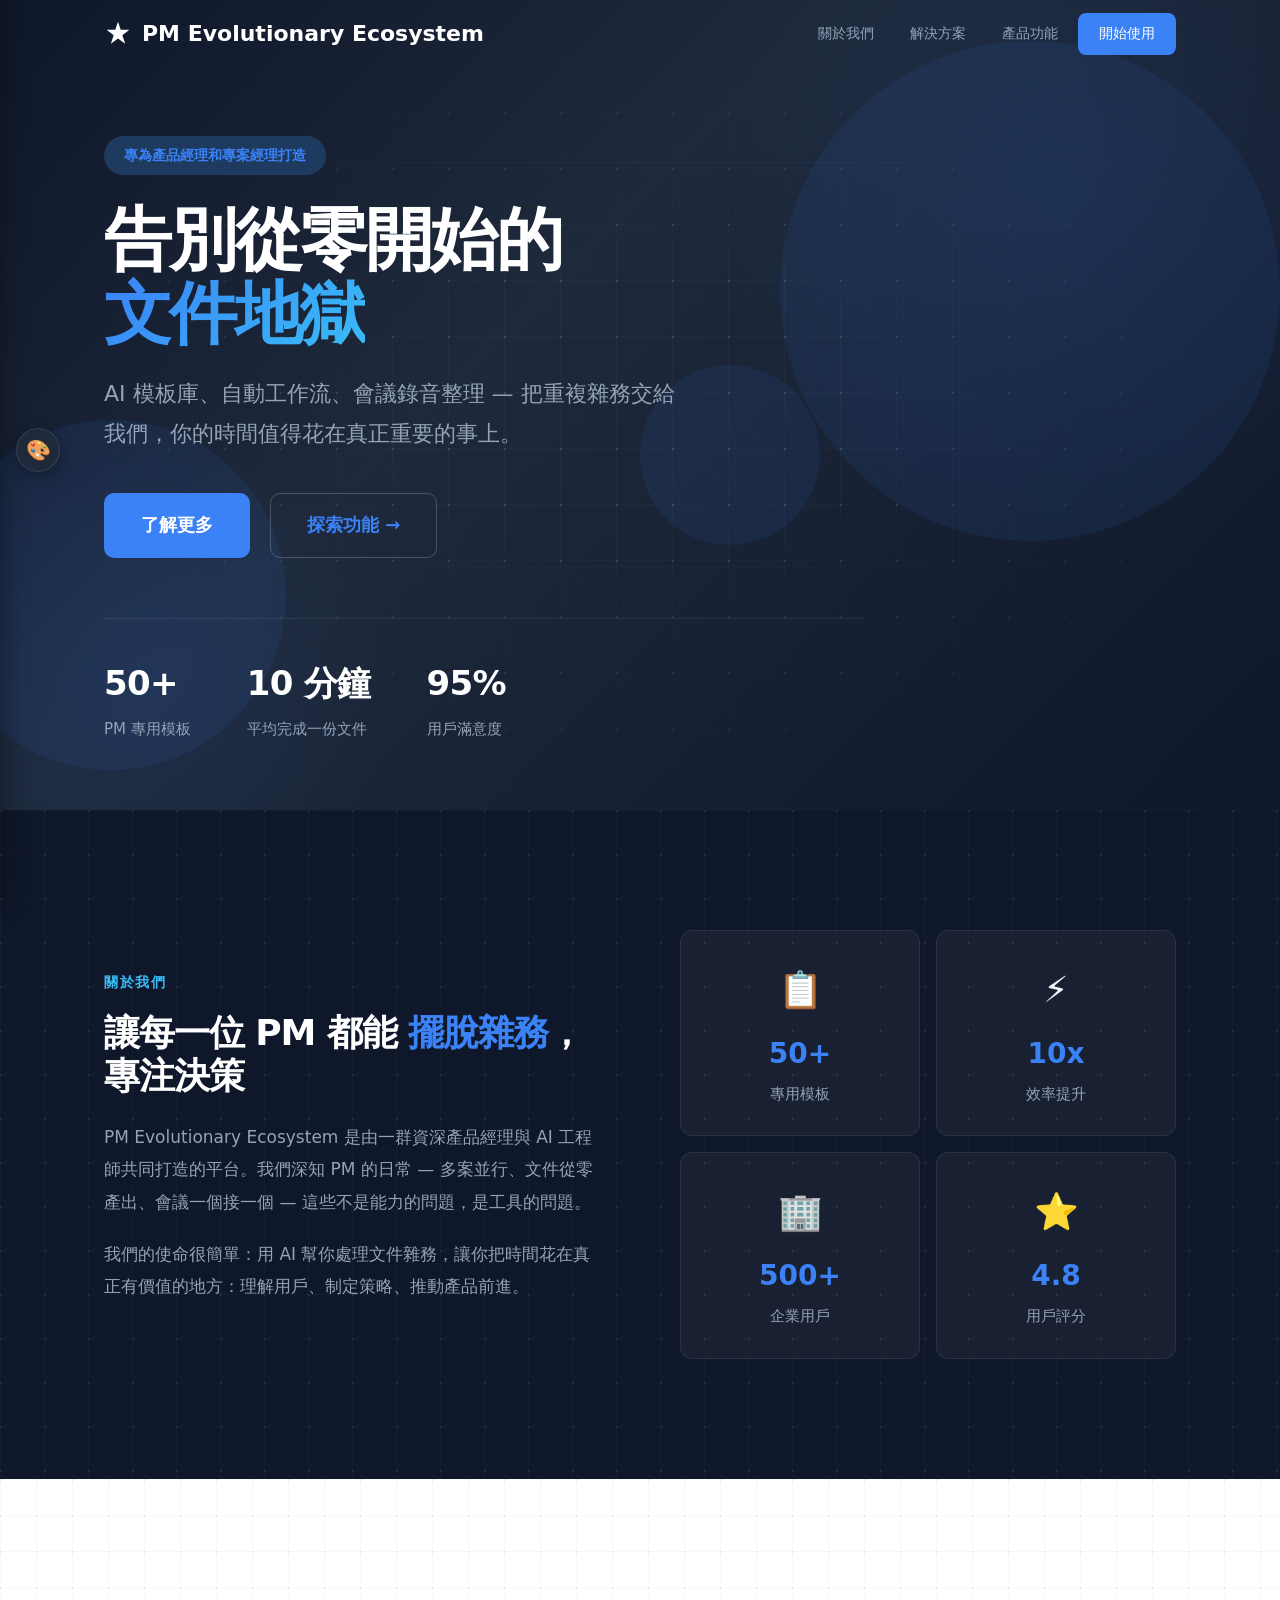
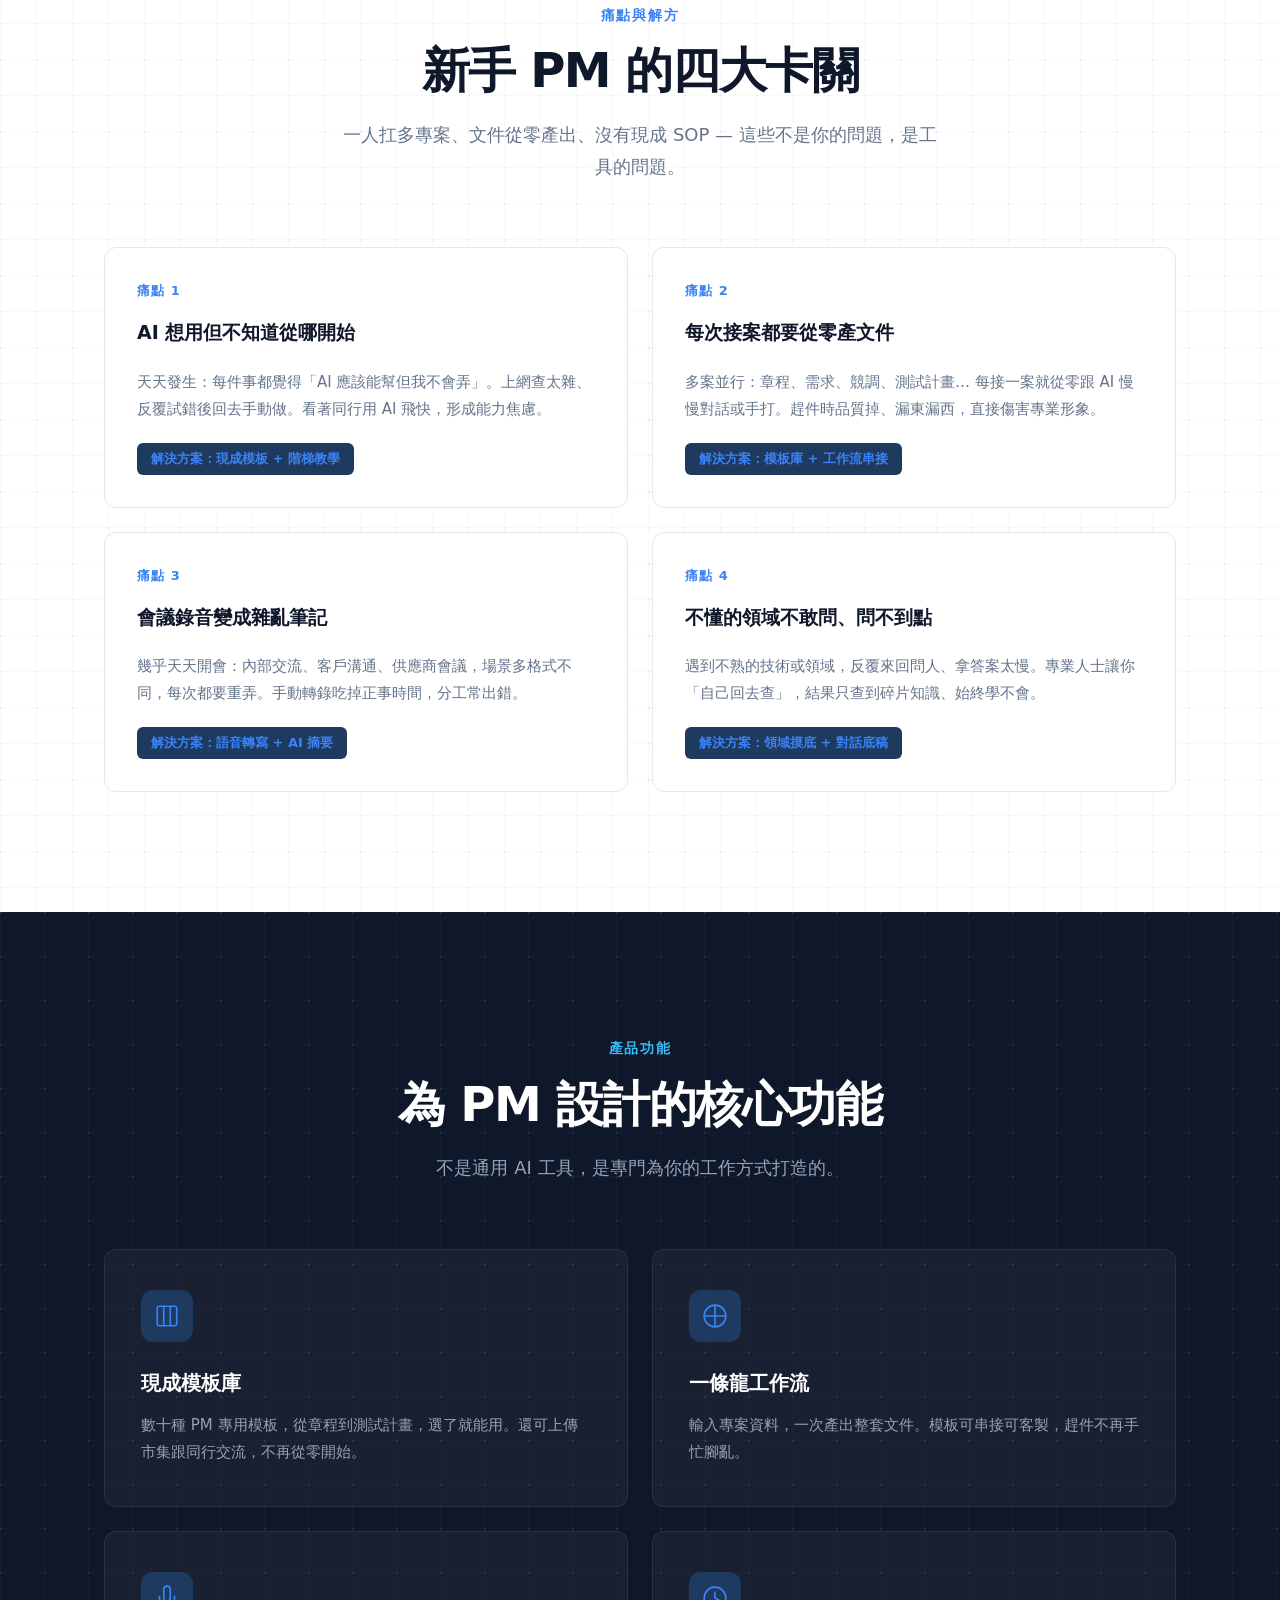
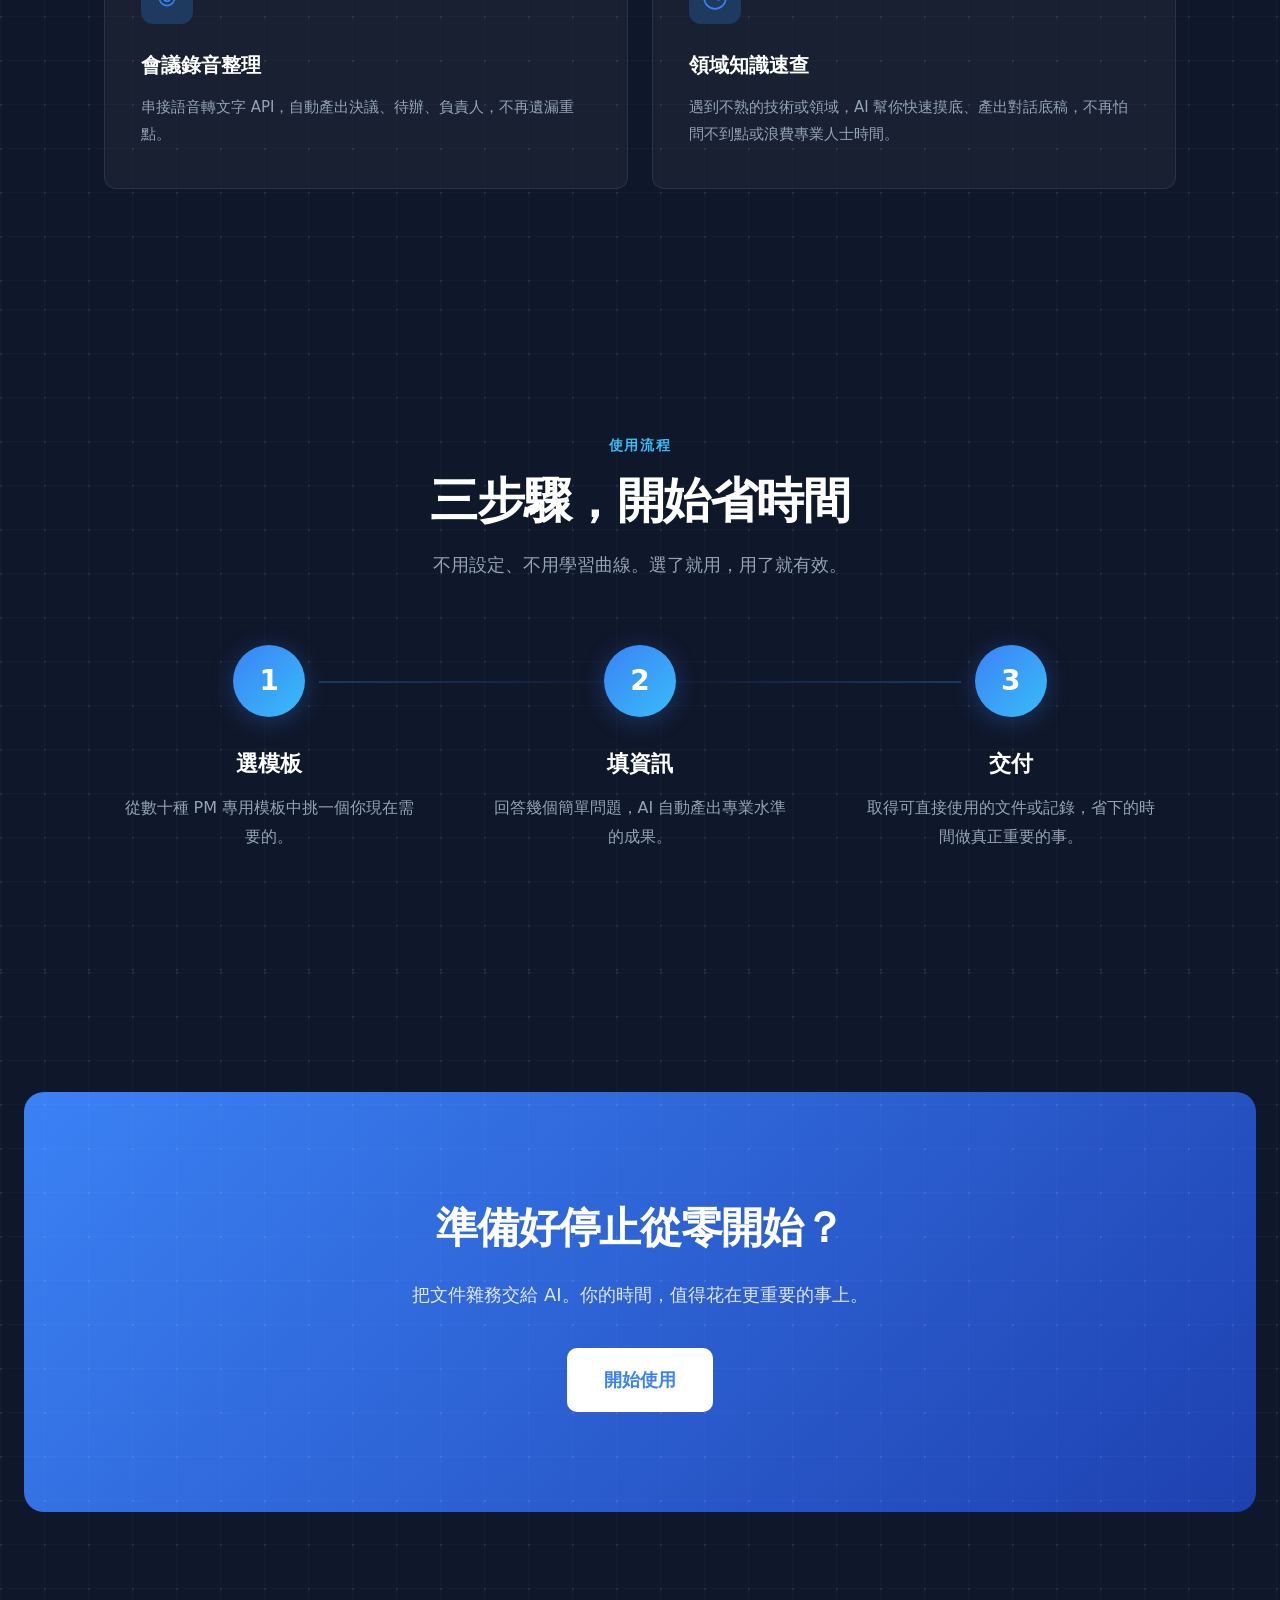
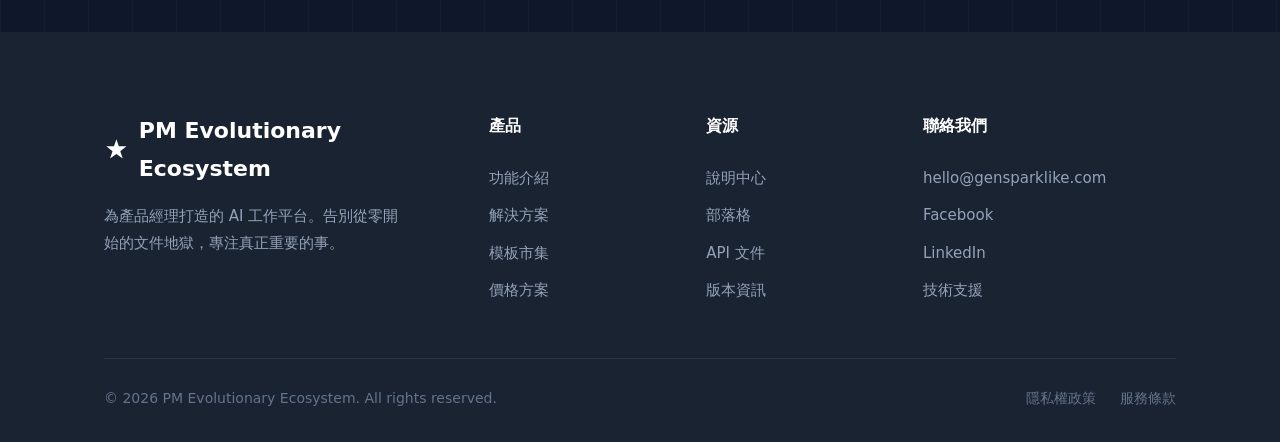
<file: index.html>
<!DOCTYPE html>
<html lang="zh-TW">
<head>
<meta charset="UTF-8" />
<meta name="viewport" content="width=device-width, initial-scale=1.0" />
<title>PM Evolutionary Ecosystem — AI 產品經理工作平台</title>
<meta name="description" content="為產品經理打造的 AI 工作平台：模板庫、自動工作流、會議錄音整理，告別從零開始的文件地獄。" />
<style>
:root {
  --primary: #1a56db;
  --primary-light: #2563eb;
  --primary-lighter: #dbeafe;
  --accent: #0ea5e9;
  --dark: #0f172a;
  --text: #f1f5f9;
  --text-secondary: #94a3b8;
  --text-light: #64748b;
  --bg: #0f172a;
  --bg-section: #1e293b;
  --bg-light: #ffffff;
  --border: rgba(255,255,255,0.08);
  --border-light: rgba(255,255,255,0.04);
  --hero-bg: linear-gradient(135deg,#0f172a 0%,#1e293b 40%,#0f172a 100%);
  --hero-shape: rgba(37,99,235,0.08);
  --cta-to: #1e40af;
  --radius: 12px;
  --radius-sm: 8px;
  --font-sans: system-ui, -apple-system, 'Segoe UI', Roboto, 'Noto Sans TC', sans-serif;
  --max-w: 1120px;
  --ease: cubic-bezier(0.16, 1, 0.3, 1);
  --shadow-sm: 0 1px 2px rgba(0,0,0,0.05);
  --shadow-md: 0 4px 6px -1px rgba(0,0,0,0.06), 0 2px 4px -2px rgba(0,0,0,0.05);
  --shadow-lg: 0 10px 15px -3px rgba(0,0,0,0.08), 0 4px 6px -4px rgba(0,0,0,0.04);
  --shadow-xl: 0 20px 25px -5px rgba(0,0,0,0.08), 0 8px 10px -6px rgba(0,0,0,0.04);
}

*{margin:0;padding:0;box-sizing:border-box}
html{scroll-behavior:smooth;-webkit-font-smoothing:antialiased}
body{font-family:var(--font-sans);font-size:18px;line-height:1.7;color:var(--text);background:var(--bg);overflow-x:hidden}
a{color:inherit;text-decoration:none}
img{max-width:100%;height:auto}

.container{width:100%;max-width:var(--max-w);margin:0 auto;padding:0 24px}

/* ── Header ── */
.header{
  position:fixed;top:0;left:0;right:0;z-index:100;height:68px;
  transition:all .25s var(--ease)
}
.header.scrolled{
  background:rgba(15,23,42,0.85);backdrop-filter:blur(16px);
  -webkit-backdrop-filter:blur(16px);
  box-shadow:0 1px 0 var(--border)
}
.header .container{display:flex;align-items:center;justify-content:space-between;height:100%}
.logo{display:flex;align-items:center;gap:10px;font-size:22px;font-weight:700;color:#fff}
.logo svg{width:28px;height:28px}
.nav{display:flex;align-items:center;gap:4px}
.nav a{
  padding:8px 16px;font-size:14px;font-weight:500;color:var(--text-secondary);
  border-radius:var(--radius-sm);transition:all .15s
}
.nav a:hover{color:var(--text);background:var(--bg-section)}
.nav .btn-primary{padding:8px 20px;color:#fff!important}
.nav .btn-primary:hover{background:var(--primary-light)!important;color:#fff!important}

/* ── Buttons ── */
.btn{
  display:inline-flex;align-items:center;justify-content:center;gap:10px;
  padding:12px 28px;font-family:var(--font-sans);font-size:16px;font-weight:600;
  border:1px solid transparent;border-radius:var(--radius-sm);cursor:pointer;
  transition:all .25s var(--ease);white-space:nowrap
}
.btn-primary{background:var(--primary);color:#fff}
.btn-primary:hover{background:var(--primary-light);box-shadow:var(--shadow-md);transform:translateY(-1px)}
.btn-secondary{background:transparent;color:var(--primary);border-color:rgba(255,255,255,0.2)}
.btn-secondary:hover{border-color:var(--primary);background:var(--primary-lighter)}
.btn-lg{padding:16px 36px;font-size:18px;font-weight:700;border-radius:10px}

/* ── Sections ── */
.section{padding:120px 0}
.section-alt{
  position:relative;background:var(--bg-section)
}
.section-alt::before{
  content:'';position:absolute;inset:0;pointer-events:none;z-index:0;
  background-image:
    linear-gradient(rgba(255,255,255,0.02) 1px,transparent 1px),
    linear-gradient(90deg,rgba(255,255,255,0.02) 1px,transparent 1px),
    linear-gradient(45deg,transparent 49.8%,rgba(255,255,255,0.008) 50%,transparent 50.2%),
    linear-gradient(-45deg,transparent 49.8%,rgba(255,255,255,0.008) 50%,transparent 50.2%);
  background-size:40px 40px,40px 40px,64px 64px,64px 64px
}
.section-alt>.container{position:relative;z-index:1}
.section-dark{
  position:relative;background:var(--bg);color:var(--text)
}
.section-dark::before{
  content:'';position:absolute;inset:0;pointer-events:none;z-index:0;
  background-image:
    linear-gradient(rgba(255,255,255,0.018) 1px,transparent 1px),
    linear-gradient(90deg,rgba(255,255,255,0.018) 1px,transparent 1px),
    radial-gradient(circle at 1px 1px,rgba(255,255,255,0.08) 1px,transparent 0);
  background-size:44px 44px,44px 44px,44px 44px
}
.section-dark>.container{position:relative;z-index:1}
.section-light{
  position:relative;background:var(--bg-light);color:#1e293b
}
.section-light::before{
  content:'';position:absolute;inset:0;pointer-events:none;z-index:0;
  background-image:
    linear-gradient(rgba(0,0,0,0.025) 1px,transparent 1px),
    linear-gradient(90deg,rgba(0,0,0,0.025) 1px,transparent 1px),
    radial-gradient(circle at 1px 1px,rgba(0,0,0,0.06) 1px,transparent 0);
  background-size:36px 36px,36px 36px,36px 36px
}
.section-light>.container{position:relative;z-index:1}
.section-light{background:var(--bg-light);color:#1e293b}
.section-header{text-align:center;margin-bottom:64px}
.section-label{
  display:inline-block;font-size:14px;font-weight:700;
  letter-spacing:.12em;color:var(--primary);margin-bottom:16px
}
.section-dark .section-label{color:var(--accent)}
.section-title{
  font-size:clamp(34px,4.5vw,48px);font-weight:800;line-height:1.15;
  letter-spacing:-.03em;margin-bottom:20px;color:#fff
}
.section-light .section-title{color:#0f172a}
.section-desc{font-size:18px;color:var(--text-secondary);max-width:600px;margin:0 auto;line-height:1.8}
.section-light .section-desc{color:#64748b}

/* ── Hero ── */
.hero{
  position:relative;min-height:90vh;display:flex;align-items:center;
  background:var(--hero-bg);
  overflow:hidden;padding-top:68px
}
.hero::before{
  content:'';position:absolute;inset:0;pointer-events:none;z-index:0;
  background-image:
    linear-gradient(rgba(255,255,255,0.025) 1px,transparent 1px),
    linear-gradient(90deg,rgba(255,255,255,0.025) 1px,transparent 1px),
    linear-gradient(45deg,transparent 49.5%,rgba(255,255,255,0.012) 50%,transparent 50.5%),
    linear-gradient(-45deg,transparent 49.5%,rgba(255,255,255,0.012) 50%,transparent 50.5%),
    radial-gradient(circle at 1px 1px,rgba(255,255,255,0.12) 1px,transparent 0);
  background-size:56px 56px,56px 56px,80px 80px,80px 80px,56px 56px;
  mask-image:radial-gradient(ellipse at center,black 25%,transparent 72%);
  -webkit-mask-image:radial-gradient(ellipse at center,black 25%,transparent 72%)
}
.hero-deco{
  position:absolute;pointer-events:none;z-index:0;border-radius:50%;
  background:var(--hero-shape);animation:heroFloat 20s ease-in-out infinite
}
.hero-deco-1{width:500px;height:500px;top:5%;right:0;animation-delay:0s}
.hero-deco-2{width:350px;height:350px;bottom:5%;left:-5%;animation-delay:-7s}
.hero-deco-3{width:180px;height:180px;top:45%;left:50%;animation-delay:-14s}
@keyframes heroFloat{0%,100%{transform:translate(0,0) scale(1)}33%{transform:translate(25px,-25px) scale(1.05)}66%{transform:translate(-15px,20px) scale(0.95)}}

.hero-line{
  position:absolute;pointer-events:none;z-index:0;opacity:.08
}
.hero-line-1{
  top:20%;left:0;right:0;height:1px;
  background:linear-gradient(90deg,transparent,rgba(255,255,255,0.5),transparent)
}
.hero-line-2{
  bottom:30%;left:0;right:0;height:1px;
  background:linear-gradient(90deg,transparent,rgba(255,255,255,0.3),transparent)
}
.hero-line-3{
  top:0;bottom:0;left:15%;width:1px;
  background:linear-gradient(180deg,transparent,rgba(255,255,255,0.2),transparent)
}
.hero-line-4{
  top:0;bottom:0;right:25%;width:1px;
  background:linear-gradient(180deg,transparent,rgba(255,255,255,0.15),transparent)
}
.hero-shape{
  position:absolute;border-radius:50%;pointer-events:none;
  background:radial-gradient(circle,var(--hero-shape) 0%,transparent 70%)
}
.hero-shape-1{width:700px;height:700px;top:-20%;right:-10%}
.hero-shape-2{width:500px;height:500px;bottom:-15%;left:-8%}
.hero .container{position:relative;z-index:1}
.hero-content{max-width:760px}
.hero-badge{
  display:inline-flex;align-items:center;gap:8px;
  padding:8px 20px;font-size:14px;font-weight:600;color:var(--primary);
  background:var(--primary-lighter);border-radius:999px;margin-bottom:28px
}
.hero-title{
  font-size:clamp(42px,6vw,68px);font-weight:800;line-height:1.08;
  letter-spacing:-.04em;margin-bottom:24px;color:#fff
}
.hero-title .highlight{
  background:linear-gradient(135deg,var(--primary),var(--accent));
  -webkit-background-clip:text;-webkit-text-fill-color:transparent;background-clip:text
}
.hero-subtitle{
  font-size:clamp(18px,2vw,22px);color:var(--text-secondary);line-height:1.8;
  margin-bottom:40px;max-width:580px
}
.hero-actions{display:flex;align-items:center;gap:20px;flex-wrap:wrap}
.hero-stats{
  display:flex;gap:56px;margin-top:60px;padding-top:36px;
  border-top:1px solid var(--border)
}
.hero-stat{text-align:left}
.hero-stat-num{font-size:34px;font-weight:800;color:#fff;letter-spacing:-.02em}
.hero-stat-label{font-size:15px;color:var(--text-secondary);margin-top:4px}

/* ── About ── */
.about-grid{display:grid;grid-template-columns:1fr 1fr;gap:80px;align-items:center}
.about-text h2{font-size:clamp(28px,3.5vw,36px);font-weight:800;line-height:1.2;letter-spacing:-.03em;margin-bottom:24px;color:#fff}
.about-text h2 span{color:var(--primary)}
.about-text p{font-size:17px;color:var(--text-secondary);line-height:1.9;margin-bottom:20px}
.about-cards{display:grid;grid-template-columns:1fr 1fr;gap:16px}
.about-card{
  background:rgba(255,255,255,0.04);border:1px solid var(--border);border-radius:var(--radius);
  padding:28px 24px;text-align:center;transition:all .2s var(--ease)
}
.about-card:hover{background:rgba(255,255,255,0.06);border-color:rgba(255,255,255,0.15);transform:translateY(-2px)}
.about-card-icon{font-size:36px;margin-bottom:10px}
.about-card-num{font-size:28px;font-weight:800;color:var(--primary)}
.about-card-label{font-size:15px;color:var(--text-secondary);margin-top:4px}

/* ── Pain Points ── */
.pain-grid{display:grid;grid-template-columns:1fr 1fr;gap:24px}
.pain-card{
  display:flex;flex-direction:column;gap:14px;
  padding:32px;border-radius:var(--radius);
  background:#fff;border:1px solid #e2e8f0;
  transition:all .25s var(--ease);cursor:default
}
.pain-card:hover{transform:translateY(-4px);box-shadow:0 12px 32px rgba(0,0,0,0.08);border-color:#cbd5e1}
.pain-num{font-size:13px;font-weight:700;color:var(--primary);letter-spacing:.08em}
.pain-card h3{font-size:19px;font-weight:700;margin-bottom:6px;color:#0f172a}
.pain-card p{font-size:15px;color:#64748b;line-height:1.8}
.pain-solution{
  display:inline-block;font-size:13px;font-weight:600;color:var(--primary);
  background:var(--primary-lighter);padding:5px 14px;border-radius:6px;align-self:flex-start;margin-top:6px
}

/* ── Features ── */
.features-grid{display:grid;grid-template-columns:repeat(2,1fr);gap:24px}
.feature-card{
  background:rgba(255,255,255,0.04);border:1px solid var(--border);border-radius:var(--radius);
  padding:40px 36px;transition:all .3s var(--ease);cursor:default
}
.feature-card:hover{
  transform:translateY(-6px);background:rgba(255,255,255,0.06);border-color:rgba(255,255,255,0.15)
}
.feature-icon{
  width:52px;height:52px;border-radius:12px;
  background:var(--primary-lighter);color:var(--primary);
  display:flex;align-items:center;justify-content:center;margin-bottom:24px
}
.feature-icon svg{width:26px;height:26px}
.feature-card h3{font-size:20px;font-weight:700;margin-bottom:12px;color:#fff}
.feature-card p{font-size:15px;color:var(--text-secondary);line-height:1.8}

/* ── How It Works ── */
.steps-grid{display:grid;grid-template-columns:repeat(3,1fr);gap:40px;position:relative}
.steps-grid::before{
  content:'';position:absolute;top:36px;
  left:calc(16.67% + 36px);right:calc(16.67% + 36px);height:2px;
  background:linear-gradient(90deg,var(--primary),rgba(26,86,219,0.1),var(--primary));opacity:.3
}
.step-card{text-align:center;position:relative}
.step-number{
  width:72px;height:72px;border-radius:50%;
  background:linear-gradient(135deg,var(--primary),var(--accent));color:#fff;
  font-size:28px;font-weight:800;display:flex;align-items:center;justify-content:center;
  margin:0 auto 28px;position:relative;z-index:1;
  box-shadow:0 4px 24px color-mix(in srgb,var(--primary) 30%,transparent)
}
.step-card h3{font-size:22px;font-weight:700;margin-bottom:12px;color:#fff}
.step-card p{font-size:16px;color:var(--text-secondary);line-height:1.8;max-width:300px;margin:0 auto}

/* ── Trust / Stats ── */
.stats-grid{display:grid;grid-template-columns:repeat(4,1fr);gap:32px;text-align:center}
.stat-item{padding:32px 16px}
.stat-item-num{font-size:36px;font-weight:800;color:#fff;letter-spacing:-.02em}
.stat-item-label{font-size:14px;color:#94a3b8;margin-top:4px}

/* ── CTA ── */
.cta-section{
  text-align:center;padding:100px 32px;
  background:linear-gradient(135deg,var(--primary),var(--cta-to));border-radius:20px;
  margin:0 24px
}
.cta-section h2{font-size:clamp(28px,4vw,42px);font-weight:800;color:#fff;margin-bottom:16px;letter-spacing:-.03em}
.cta-section p{font-size:18px;color:rgba(255,255,255,0.85);margin-bottom:36px;max-width:520px;margin-left:auto;margin-right:auto;line-height:1.8}
.cta-section .btn-primary{background:#fff;color:var(--primary)}
.cta-section .btn-primary:hover{background:#f1f5f9;box-shadow:0 4px 20px rgba(0,0,0,0.15);transform:translateY(-2px)}

/* ── Footer ── */
.footer{padding:80px 0 32px;background:var(--bg-section)}
.footer-grid{display:grid;grid-template-columns:2fr 1fr 1fr 1.5fr;gap:48px;margin-bottom:48px}
.footer-brand p{font-size:15px;color:var(--text-secondary);line-height:1.8;margin-top:16px;max-width:300px}
.footer-col h4{font-size:16px;font-weight:700;color:#fff;margin-bottom:20px}
.footer-col a{display:block;font-size:15px;color:var(--text-secondary);padding:6px 0;transition:color .2s}
.footer-col a:hover{color:var(--primary)}
.footer-bottom{
  padding-top:28px;border-top:1px solid var(--border);
  display:flex;align-items:center;justify-content:space-between;
  font-size:14px;color:var(--text-light)
}

/* ── Theme Switcher ── */
.theme-btn{
  position:fixed;left:16px;top:50%;z-index:99;
  width:44px;height:44px;border-radius:50%;
  background:#1e293b;border:1px solid rgba(255,255,255,0.1);
  box-shadow:0 4px 16px rgba(0,0,0,0.3);cursor:pointer;
  display:flex;align-items:center;justify-content:center;
  font-size:20px;transition:all .25s var(--ease);
  transform:translateY(-50%)
}
.theme-btn:hover{transform:translateY(-50%) scale(1.1);box-shadow:0 8px 24px rgba(0,0,0,0.4)}
.theme-panel{
  position:fixed;left:0;top:0;bottom:0;z-index:98;
  width:280px;background:#0f172a;border-right:1px solid rgba(255,255,255,0.08);
  box-shadow:4px 0 24px rgba(0,0,0,0.3);
  transform:translateX(-100%);transition:transform .3s var(--ease);
  display:flex;flex-direction:column;padding:20px
}
.theme-panel.open{transform:translateX(0)}
.theme-panel-header{
  display:flex;align-items:center;justify-content:space-between;
  margin-bottom:20px;padding-bottom:16px;border-bottom:1px solid rgba(255,255,255,0.08)
}
.theme-panel-header h3{font-size:16px;font-weight:600;color:#fff}
.theme-panel-close{
  width:32px;height:32px;border-radius:50%;border:none;background:rgba(255,255,255,0.06);
  cursor:pointer;display:flex;align-items:center;justify-content:center;
  font-size:16px;color:#94a3b8;transition:all .15s
}
.theme-panel-close:hover{background:rgba(255,255,255,0.1);color:#fff}
.theme-grid{display:flex;flex-direction:column;gap:8px;overflow-y:auto;flex:1}
.theme-option{
  display:flex;align-items:center;gap:14px;
  padding:12px 16px;border-radius:var(--radius-sm);
  border:1px solid transparent;cursor:pointer;
  transition:all .15s var(--ease)
}
.theme-option:hover{background:rgba(255,255,255,0.04);border-color:rgba(255,255,255,0.08)}
.theme-option.active{border-color:var(--primary);background:var(--primary-lighter)}
.theme-swatches{display:flex;gap:4px}
.theme-swatch{
  width:18px;height:18px;border-radius:50%;
  border:1px solid rgba(255,255,255,0.1);flex-shrink:0
}
.theme-option-name{font-size:14px;font-weight:500;color:#e2e8f0}
.theme-overlay{
  position:fixed;inset:0;z-index:97;background:rgba(0,0,0,0.3);
  opacity:0;pointer-events:none;transition:opacity .3s var(--ease)
}
.theme-overlay.show{opacity:1;pointer-events:auto}

/* ── Animations ── */
.fade-up{opacity:0;transform:translateY(24px);transition:opacity .8s var(--ease),transform .8s var(--ease)}
.fade-up.visible{opacity:1;transform:translateY(0)}

/* ── Responsive ── */
@media(max-width:1024px){
  .about-grid{grid-template-columns:1fr;gap:40px}
  .features-grid{grid-template-columns:1fr 1fr}
  .footer-grid{grid-template-columns:1fr 1fr}
}
@media(max-width:768px){
  .nav{display:none}
  .hero{min-height:auto;padding:100px 16px 60px}
  .hero-stats{flex-wrap:wrap;gap:24px}
  .features-grid,.pain-grid,.steps-grid{grid-template-columns:1fr;gap:20px}
  .steps-grid::before{display:none}
  .about-cards{grid-template-columns:1fr 1fr}
  .footer-grid{grid-template-columns:1fr;gap:32px}
  .cta-section{margin:0 16px;padding:56px 24px}
  .footer-bottom{flex-direction:column;gap:12px;text-align:center}
}
</style>
</head>
<body>

<header class="header" id="header">
  <div class="container">
    <a href="/" class="logo">
      <svg viewBox="0 0 32 32"><path d="M16 2L19.09 11.26L29 11.26L21 17.48L24.18 27L16 21.14L7.82 27L11 17.48L3 11.26L12.91 11.26Z" fill="currentColor"/></svg>
      PM Evolutionary Ecosystem
    </a>
    <nav class="nav">
      <a href="#about">關於我們</a>
      <a href="#pain">解決方案</a>
      <a href="#features">產品功能</a>
      <a href="workspace" class="btn btn-primary">開始使用</a>
    </nav>
  </div>
</header>

<section class="hero">
  <div class="hero-shape hero-shape-1"></div>
  <div class="hero-shape hero-shape-2"></div>
  <div class="hero-deco hero-deco-1"></div>
  <div class="hero-deco hero-deco-2"></div>
  <div class="hero-deco hero-deco-3"></div>
  <div class="hero-line hero-line-1"></div>
  <div class="hero-line hero-line-2"></div>
  <div class="hero-line hero-line-3"></div>
  <div class="hero-line hero-line-4"></div>
  <div class="container">
    <div class="hero-content">
      <div class="hero-badge">專為產品經理和專案經理打造</div>
      <h1 class="hero-title">
        告別從零開始的<br />
        <span class="highlight">文件地獄</span>
      </h1>
      <p class="hero-subtitle">
        AI 模板庫、自動工作流、會議錄音整理 — 把重複雜務交給我們，你的時間值得花在真正重要的事上。
      </p>
      <div class="hero-actions">
        <a href="#about" class="btn btn-primary btn-lg">了解更多</a>
        <a href="#features" class="btn btn-secondary btn-lg">探索功能 →</a>
      </div>
      <div class="hero-stats">
        <div class="hero-stat">
          <div class="hero-stat-num">50+</div>
          <div class="hero-stat-label">PM 專用模板</div>
        </div>
        <div class="hero-stat">
          <div class="hero-stat-num">10 分鐘</div>
          <div class="hero-stat-label">平均完成一份文件</div>
        </div>
        <div class="hero-stat">
          <div class="hero-stat-num">95%</div>
          <div class="hero-stat-label">用戶滿意度</div>
        </div>
      </div>
    </div>
  </div>
</section>

<section class="section section-dark" id="about">
  <div class="container">
    <div class="about-grid">
      <div class="about-text">
        <span class="section-label">關於我們</span>
        <h2>讓每一位 PM 都能 <span>擺脫雜務</span>，專注決策</h2>
        <p>PM Evolutionary Ecosystem 是由一群資深產品經理與 AI 工程師共同打造的平台。我們深知 PM 的日常 — 多案並行、文件從零產出、會議一個接一個 — 這些不是能力的問題，是工具的問題。</p>
        <p>我們的使命很簡單：用 AI 幫你處理文件雜務，讓你把時間花在真正有價值的地方：理解用戶、制定策略、推動產品前進。</p>
      </div>
      <div class="about-cards">
        <div class="about-card fade-up">
          <div class="about-card-icon">📋</div>
          <div class="about-card-num">50+</div>
          <div class="about-card-label">專用模板</div>
        </div>
        <div class="about-card fade-up">
          <div class="about-card-icon">⚡</div>
          <div class="about-card-num">10x</div>
          <div class="about-card-label">效率提升</div>
        </div>
        <div class="about-card fade-up">
          <div class="about-card-icon">🏢</div>
          <div class="about-card-num">500+</div>
          <div class="about-card-label">企業用戶</div>
        </div>
        <div class="about-card fade-up">
          <div class="about-card-icon">⭐</div>
          <div class="about-card-num">4.8</div>
          <div class="about-card-label">用戶評分</div>
        </div>
      </div>
    </div>
  </div>
</section>

<section class="section section-light" id="pain">
  <div class="container">
    <div class="section-header">
      <span class="section-label">痛點與解方</span>
      <h2 class="section-title">新手 PM 的四大卡關</h2>
      <p class="section-desc">一人扛多專案、文件從零產出、沒有現成 SOP — 這些不是你的問題，是工具的問題。</p>
    </div>
    <div class="pain-grid">
      <div class="pain-card fade-up">
        <span class="pain-num">痛點 1</span>
        <h3>AI 想用但不知道從哪開始</h3>
        <p>天天發生：每件事都覺得「AI 應該能幫但我不會弄」。上網查太雜、反覆試錯後回去手動做。看著同行用 AI 飛快，形成能力焦慮。</p>
        <span class="pain-solution">解決方案：現成模板 + 階梯教學</span>
      </div>
      <div class="pain-card fade-up">
        <span class="pain-num">痛點 2</span>
        <h3>每次接案都要從零產文件</h3>
        <p>多案並行：章程、需求、競調、測試計畫… 每接一案就從零跟 AI 慢慢對話或手打。趕件時品質掉、漏東漏西，直接傷害專業形象。</p>
        <span class="pain-solution">解決方案：模板庫 + 工作流串接</span>
      </div>
      <div class="pain-card fade-up">
        <span class="pain-num">痛點 3</span>
        <h3>會議錄音變成雜亂筆記</h3>
        <p>幾乎天天開會：內部交流、客戶溝通、供應商會議，場景多格式不同，每次都要重弄。手動轉錄吃掉正事時間，分工常出錯。</p>
        <span class="pain-solution">解決方案：語音轉寫 + AI 摘要</span>
      </div>
      <div class="pain-card fade-up">
        <span class="pain-num">痛點 4</span>
        <h3>不懂的領域不敢問、問不到點</h3>
        <p>遇到不熟的技術或領域，反覆來回問人、拿答案太慢。專業人士讓你「自己回去查」，結果只查到碎片知識、始終學不會。</p>
        <span class="pain-solution">解決方案：領域摸底 + 對話底稿</span>
      </div>
    </div>
  </div>
</section>

<section class="section section-dark" id="features">
  <div class="container">
    <div class="section-header">
      <span class="section-label">產品功能</span>
      <h2 class="section-title">      為 PM 設計的核心功能</h2>
      <p class="section-desc">不是通用 AI 工具，是專門為你的工作方式打造的。</p>
    </div>
    <div class="features-grid">
      <div class="feature-card fade-up">
        <div class="feature-icon">
          <svg viewBox="0 0 24 24" fill="none" stroke="currentColor" stroke-width="1.5"><rect x="3" y="3" width="18" height="18" rx="2"/><path d="M9 3v18M15 3v18"/></svg>
        </div>
        <h3>現成模板庫</h3>
        <p>數十種 PM 專用模板，從章程到測試計畫，選了就能用。還可上傳市集跟同行交流，不再從零開始。</p>
      </div>
      <div class="feature-card fade-up">
        <div class="feature-icon">
          <svg viewBox="0 0 24 24" fill="none" stroke="currentColor" stroke-width="1.5"><path d="M12 2v20M2 12h20"/><circle cx="12" cy="12" r="10"/></svg>
        </div>
        <h3>一條龍工作流</h3>
        <p>輸入專案資料，一次產出整套文件。模板可串接可客製，趕件不再手忙腳亂。</p>
      </div>
      <div class="feature-card fade-up">
        <div class="feature-icon">
          <svg viewBox="0 0 24 24" fill="none" stroke="currentColor" stroke-width="1.5"><path d="M12 1a3 3 0 00-3 3v8a3 3 0 006 0V4a3 3 0 00-3-3z"/><path d="M19 10v2a7 7 0 01-14 0v-2"/></svg>
        </div>
        <h3>會議錄音整理</h3>
        <p>串接語音轉文字 API，自動產出決議、待辦、負責人，不再遺漏重點。</p>
      </div>
      <div class="feature-card fade-up">
        <div class="feature-icon">
          <svg viewBox="0 0 24 24" fill="none" stroke="currentColor" stroke-width="1.5"><circle cx="12" cy="12" r="10"/><path d="M12 6v6l4 2"/></svg>
        </div>
        <h3>領域知識速查</h3>
        <p>遇到不熟的技術或領域，AI 幫你快速摸底、產出對話底稿，不再怕問不到點或浪費專業人士時間。</p>
      </div>
    </div>
  </div>
</section>

<section class="section section-dark" id="how">
  <div class="container">
    <div class="section-header">
      <span class="section-label">使用流程</span>
      <h2 class="section-title">三步驟，開始省時間</h2>
      <p class="section-desc">不用設定、不用學習曲線。選了就用，用了就有效。</p>
    </div>
    <div class="steps-grid">
      <div class="step-card fade-up">
        <div class="step-number">1</div>
        <h3>選模板</h3>
        <p>從數十種 PM 專用模板中挑一個你現在需要的。</p>
      </div>
      <div class="step-card fade-up">
        <div class="step-number">2</div>
        <h3>填資訊</h3>
        <p>回答幾個簡單問題，AI 自動產出專業水準的成果。</p>
      </div>
      <div class="step-card fade-up">
        <div class="step-number">3</div>
        <h3>交付</h3>
        <p>取得可直接使用的文件或記錄，省下的時間做真正重要的事。</p>
      </div>
    </div>
  </div>
</section>


<section class="section section-dark" id="cta">
  <div class="cta-section">
    <h2>準備好停止從零開始？</h2>
    <p>把文件雜務交給 AI。你的時間，值得花在更重要的事上。</p>
    <div style="display:flex;align-items:center;justify-content:center;gap:16px;flex-wrap:wrap">
      <a href="workspace" class="btn btn-primary btn-lg">開始使用</a>
    </div>
  </div>
</section>

<footer class="footer">
  <div class="container">
    <div class="footer-grid">
      <div class="footer-brand">
        <a href="/" class="logo">
          <svg viewBox="0 0 32 32"><path d="M16 2L19.09 11.26L29 11.26L21 17.48L24.18 27L16 21.14L7.82 27L11 17.48L3 11.26L12.91 11.26Z" fill="currentColor"/></svg>
          PM Evolutionary Ecosystem
        </a>
        <p>為產品經理打造的 AI 工作平台。告別從零開始的文件地獄，專注真正重要的事。</p>
      </div>
      <div class="footer-col">
        <h4>產品</h4>
        <a href="#features">功能介紹</a>
        <a href="#pain">解決方案</a>
        <a href="#">模板市集</a>
        <a href="#">價格方案</a>
      </div>
      <div class="footer-col">
        <h4>資源</h4>
        <a href="#">說明中心</a>
        <a href="#">部落格</a>
        <a href="#">API 文件</a>
        <a href="#">版本資訊</a>
      </div>
      <div class="footer-col">
        <h4>聯絡我們</h4>
        <a href="mailto:hello@gensparklike.com">hello@gensparklike.com</a>
        <a href="#">Facebook</a>
        <a href="#">LinkedIn</a>
        <a href="#">技術支援</a>
      </div>
    </div>
    <div class="footer-bottom">
      <span>© 2026 PM Evolutionary Ecosystem. All rights reserved.</span>
      <div style="display:flex;gap:24px">
        <a href="#">隱私權政策</a>
        <a href="#">服務條款</a>
      </div>
    </div>
  </div>
</footer>

<button class="theme-btn" id="themeBtn" title="切換主題配色">🎨</button>

<div class="theme-overlay" id="themeOverlay"></div>
<div class="theme-panel" id="themePanel">
  <div class="theme-panel-header">
    <h3>主題配色</h3>
    <button class="theme-panel-close" id="themeClose">✕</button>
  </div>
  <div class="theme-grid" id="themeGrid"></div>
</div>

<script>
const THEMES = [
  {
    id:'corporate-blue', name:'企業藍', icon:'🔵',
    bg:'#0f172a',
    vars:{
      '--bg':'#0f172a','--bg-light':'#ffffff',
      '--text':'#f1f5f9','--text-secondary':'#94a3b8','--text-light':'#64748b',
      '--primary':'#3b82f6','--primary-light':'#60a5fa','--primary-lighter':'#1e3a5f',
      '--accent':'#38bdf8','--bg-section':'#1a2332','--border':'rgba(255,255,255,0.08)',
      '--hero-bg':'linear-gradient(135deg,#0f172a 0%,#1e293b 40%,#0f172a 100%)',
      '--hero-shape':'rgba(59,130,246,0.08)','--cta-to':'#1e40af'
    }
  },
  {
    id:'emerald', name:'翡翠綠', icon:'🟢',
    bg:'#022c22',
    vars:{
      '--bg':'#022c22','--bg-light':'#ffffff',
      '--text':'#f1f5f9','--text-secondary':'#94a3b8','--text-light':'#64748b',
      '--primary':'#10b981','--primary-light':'#34d399','--primary-lighter':'#064e3b',
      '--accent':'#6ee7b7','--bg-section':'#0a2e1a','--border':'rgba(255,255,255,0.08)',
      '--hero-bg':'linear-gradient(135deg,#022c22 0%,#064e3b 40%,#022c22 100%)',
      '--hero-shape':'rgba(16,185,129,0.08)','--cta-to':'#047857'
    }
  },
  {
    id:'amber', name:'琥珀橙', icon:'🟠',
    bg:'#1a0f02',
    vars:{
      '--bg':'#1a0f02','--bg-light':'#ffffff',
      '--text':'#f1f5f9','--text-secondary':'#94a3b8','--text-light':'#64748b',
      '--primary':'#f59e0b','--primary-light':'#fbbf24','--primary-lighter':'#451a03',
      '--accent':'#fcd34d','--bg-section':'#2a1f04','--border':'rgba(255,255,255,0.08)',
      '--hero-bg':'linear-gradient(135deg,#1a0f02 0%,#451a03 40%,#1a0f02 100%)',
      '--hero-shape':'rgba(245,158,11,0.08)','--cta-to':'#92400e'
    }
  },
  {
    id:'rose', name:'玫瑰紅', icon:'🔴',
    bg:'#1a040c',
    vars:{
      '--bg':'#1a040c','--bg-light':'#ffffff',
      '--text':'#f1f5f9','--text-secondary':'#94a3b8','--text-light':'#64748b',
      '--primary':'#fb7185','--primary-light':'#fda4af','--primary-lighter':'#4c0519',
      '--accent':'#fda4af','--bg-section':'#2d0a13','--border':'rgba(255,255,255,0.08)',
      '--hero-bg':'linear-gradient(135deg,#1a040c 0%,#4c0519 40%,#1a040c 100%)',
      '--hero-shape':'rgba(251,113,133,0.08)','--cta-to':'#9f1239'
    }
  },
  {
    id:'purple', name:'夜色紫', icon:'🟣',
    bg:'#11052b',
    vars:{
      '--bg':'#11052b','--bg-light':'#ffffff',
      '--text':'#f1f5f9','--text-secondary':'#94a3b8','--text-light':'#64748b',
      '--primary':'#a78bfa','--primary-light':'#c4b5fd','--primary-lighter':'#2e1065',
      '--accent':'#c4b5fd','--bg-section':'#1f0d3a','--border':'rgba(255,255,255,0.08)',
      '--hero-bg':'linear-gradient(135deg,#11052b 0%,#2e1065 40%,#11052b 100%)',
      '--hero-shape':'rgba(167,139,250,0.08)','--cta-to':'#5b21b6'
    }
  },
  {
    id:'ocean', name:'海洋青', icon:'🩵',
    bg:'#042f3d',
    vars:{
      '--bg':'#042f3d','--bg-light':'#ffffff',
      '--text':'#f1f5f9','--text-secondary':'#94a3b8','--text-light':'#64748b',
      '--primary':'#22d3ee','--primary-light':'#67e8f9','--primary-lighter':'#083344',
      '--accent':'#67e8f9','--bg-section':'#0b2a33','--border':'rgba(255,255,255,0.08)',
      '--hero-bg':'linear-gradient(135deg,#042f3d 0%,#083344 40%,#042f3d 100%)',
      '--hero-shape':'rgba(34,211,238,0.08)','--cta-to':'#155e75'
    }
  },
  {
    id:'graphite', name:'石墨黑', icon:'⚫',
    bg:'#020617',
    vars:{
      '--bg':'#020617','--bg-light':'#ffffff',
      '--text':'#f1f5f9','--text-secondary':'#94a3b8','--text-light':'#64748b',
      '--primary':'#94a3b8','--primary-light':'#cbd5e1','--primary-lighter':'#1e293b',
      '--accent':'#cbd5e1','--bg-section':'#0f172a','--border':'rgba(255,255,255,0.06)',
      '--hero-bg':'linear-gradient(135deg,#020617 0%,#0f172a 40%,#020617 100%)',
      '--hero-shape':'rgba(148,163,184,0.06)','--cta-to':'#1e293b'
    }
  },
  {
    id:'sakura', name:'櫻花粉', icon:'🩷',
    bg:'#1a040e',
    vars:{
      '--bg':'#1a040e','--bg-light':'#ffffff',
      '--text':'#f1f5f9','--text-secondary':'#94a3b8','--text-light':'#64748b',
      '--primary':'#f472b6','--primary-light':'#f9a8d4','--primary-lighter':'#4c0519',
      '--accent':'#f9a8d4','--bg-section':'#2d0a18','--border':'rgba(255,255,255,0.08)',
      '--hero-bg':'linear-gradient(135deg,#1a040e 0%,#4c0519 40%,#1a040e 100%)',
      '--hero-shape':'rgba(244,114,182,0.08)','--cta-to':'#9d174d'
    }
  },
  {
    id:'aurora', name:'極光綠', icon:'💚',
    bg:'#021a0c',
    vars:{
      '--bg':'#021a0c','--bg-light':'#ffffff',
      '--text':'#f1f5f9','--text-secondary':'#94a3b8','--text-light':'#64748b',
      '--primary':'#22c55e','--primary-light':'#4ade80','--primary-lighter':'#052e16',
      '--accent':'#86efac','--bg-section':'#0a2e1a','--border':'rgba(255,255,255,0.08)',
      '--hero-bg':'linear-gradient(135deg,#021a0c 0%,#052e16 40%,#021a0c 100%)',
      '--hero-shape':'rgba(34,197,94,0.08)','--cta-to':'#15803d'
    }
  },
  {
    id:'frost', name:'冰霜藍', icon:'🧊',
    bg:'#042f3d',
    vars:{
      '--bg':'#042f3d','--bg-light':'#ffffff',
      '--text':'#f1f5f9','--text-secondary':'#94a3b8','--text-light':'#64748b',
      '--primary':'#7dd3fc','--primary-light':'#bae6fd','--primary-lighter':'#0c4a6e',
      '--accent':'#bae6fd','--bg-section':'#0a2a3a','--border':'rgba(255,255,255,0.08)',
      '--hero-bg':'linear-gradient(135deg,#042f3d 0%,#0c4a6e 40%,#042f3d 100%)',
      '--hero-shape':'rgba(125,211,252,0.08)','--cta-to':'#0369a1'
    }
  },
  {
    id:'gold', name:'皇室金', icon:'👑',
    bg:'#140f02',
    vars:{
      '--bg':'#140f02','--bg-light':'#ffffff',
      '--text':'#f1f5f9','--text-secondary':'#94a3b8','--text-light':'#64748b',
      '--primary':'#facc15','--primary-light':'#fde047','--primary-lighter':'#422006',
      '--accent':'#fde047','--bg-section':'#1f1804','--border':'rgba(255,255,255,0.08)',
      '--hero-bg':'linear-gradient(135deg,#140f02 0%,#422006 40%,#140f02 100%)',
      '--hero-shape':'rgba(250,204,21,0.08)','--cta-to':'#a16207'
    }
  },
  {
    id:'lava', name:'熔岩紅', icon:'🌋',
    bg:'#1a0404',
    vars:{
      '--bg':'#1a0404','--bg-light':'#ffffff',
      '--text':'#f1f5f9','--text-secondary':'#94a3b8','--text-light':'#64748b',
      '--primary':'#ef4444','--primary-light':'#f87171','--primary-lighter':'#450a0a',
      '--accent':'#f87171','--bg-section':'#240808','--border':'rgba(255,255,255,0.08)',
      '--hero-bg':'linear-gradient(135deg,#1a0404 0%,#450a0a 40%,#1a0404 100%)',
      '--hero-shape':'rgba(239,68,68,0.08)','--cta-to':'#991b1b'
    }
  },
  {
    id:'mint', name:'薄荷綠', icon:'🌿',
    bg:'#02140d',
    vars:{
      '--bg':'#02140d','--bg-light':'#ffffff',
      '--text':'#f1f5f9','--text-secondary':'#94a3b8','--text-light':'#64748b',
      '--primary':'#34d399','--primary-light':'#6ee7b7','--primary-lighter':'#022c22',
      '--accent':'#6ee7b7','--bg-section':'#042f1a','--border':'rgba(255,255,255,0.08)',
      '--hero-bg':'linear-gradient(135deg,#02140d 0%,#022c22 40%,#02140d 100%)',
      '--hero-shape':'rgba(52,211,153,0.08)','--cta-to':'#059669'
    }
  },
  {
    id:'lavender', name:'薰衣草', icon:'💜',
    bg:'#0e0425',
    vars:{
      '--bg':'#0e0425','--bg-light':'#ffffff',
      '--text':'#f1f5f9','--text-secondary':'#94a3b8','--text-light':'#64748b',
      '--primary':'#c4b5fd','--primary-light':'#ddd6fe','--primary-lighter':'#2e1065',
      '--accent':'#ddd6fe','--bg-section':'#1a0d3a','--border':'rgba(255,255,255,0.08)',
      '--hero-bg':'linear-gradient(135deg,#0e0425 0%,#2e1065 40%,#0e0425 100%)',
      '--hero-shape':'rgba(196,181,253,0.08)','--cta-to':'#6d28d9'
    }
  },
  {
    id:'steel', name:'鋼鐵灰', icon:'⚙️',
    bg:'#020617',
    vars:{
      '--bg':'#020617','--bg-light':'#ffffff',
      '--text':'#f1f5f9','--text-secondary':'#94a3b8','--text-light':'#64748b',
      '--primary':'#94a3b8','--primary-light':'#cbd5e1','--primary-lighter':'#1e293b',
      '--accent':'#cbd5e1','--bg-section':'#0f172a','--border':'rgba(255,255,255,0.06)',
      '--hero-bg':'linear-gradient(135deg,#020617 0%,#1e293b 40%,#020617 100%)',
      '--hero-shape':'rgba(148,163,184,0.06)','--cta-to':'#334155'
    }
  },
  {
    id:'coral', name:'珊瑚粉', icon:'🪸',
    bg:'#1a040c',
    vars:{
      '--bg':'#1a040c','--bg-light':'#ffffff',
      '--text':'#f1f5f9','--text-secondary':'#94a3b8','--text-light':'#64748b',
      '--primary':'#fb7185','--primary-light':'#fda4af','--primary-lighter':'#4c0519',
      '--accent':'#fda4af','--bg-section':'#2d0a13','--border':'rgba(255,255,255,0.08)',
      '--hero-bg':'linear-gradient(135deg,#1a040c 0%,#4c0519 40%,#1a040c 100%)',
      '--hero-shape':'rgba(251,113,133,0.08)','--cta-to':'#be123c'
    }
  }
];

let currentTheme = localStorage.getItem('genspark-theme') || 'corporate-blue';

function applyTheme(id){
  const t = THEMES.find(t=>t.id===id);
  if(!t) return;
  const r = document.documentElement.style;
  Object.entries(t.vars).forEach(([k,v])=>r.setProperty(k,v));
  currentTheme = id;
  localStorage.setItem('genspark-theme', id);
  renderThemeGrid();
}

function renderThemeGrid(){
  const grid = document.getElementById('themeGrid');
  grid.innerHTML = THEMES.map(t=>{
    const active = t.id === currentTheme ? ' active' : '';
    const swatches = [
      t.vars['--primary'],
      t.vars['--accent'],
      t.bg
    ].map(c=>`<span class="theme-swatch" style="background:${c}"></span>`).join('');
    return `<div class="theme-option${active}" data-id="${t.id}">
      <span style="font-size:18px">${t.icon}</span>
      <div style="flex:1;display:flex;flex-direction:column;gap:4px">
        <span class="theme-option-name">${t.name}</span>
        <div class="theme-swatches">${swatches}</div>
      </div>
      ${active ? '<span style="color:var(--primary);font-size:14px">✓</span>' : ''}
    </div>`;
  }).join('');
  grid.querySelectorAll('.theme-option').forEach(el=>{
    el.addEventListener('click',()=>{
      applyTheme(el.dataset.id);
      closePanel();
    });
  });
}

function openPanel(){
  document.getElementById('themePanel').classList.add('open');
  document.getElementById('themeOverlay').classList.add('show');
}

function closePanel(){
  document.getElementById('themePanel').classList.remove('open');
  document.getElementById('themeOverlay').classList.remove('show');
}

document.getElementById('themeBtn').addEventListener('click', openPanel);
document.getElementById('themeClose').addEventListener('click', closePanel);
document.getElementById('themeOverlay').addEventListener('click', closePanel);

document.addEventListener('DOMContentLoaded',()=>{
  applyTheme(currentTheme);
  const header=document.getElementById('header');
  window.addEventListener('scroll',()=>{header.classList.toggle('scrolled',window.scrollY>68)});
  const observer=new IntersectionObserver(e=>{
    e.forEach(entry=>{
      if(entry.isIntersecting){entry.target.classList.add('visible');observer.unobserve(entry.target)}
    })
  },{threshold:.1});
  document.querySelectorAll('.fade-up').forEach(el=>observer.observe(el))
});
</script>
</body>
</html>
</file>
